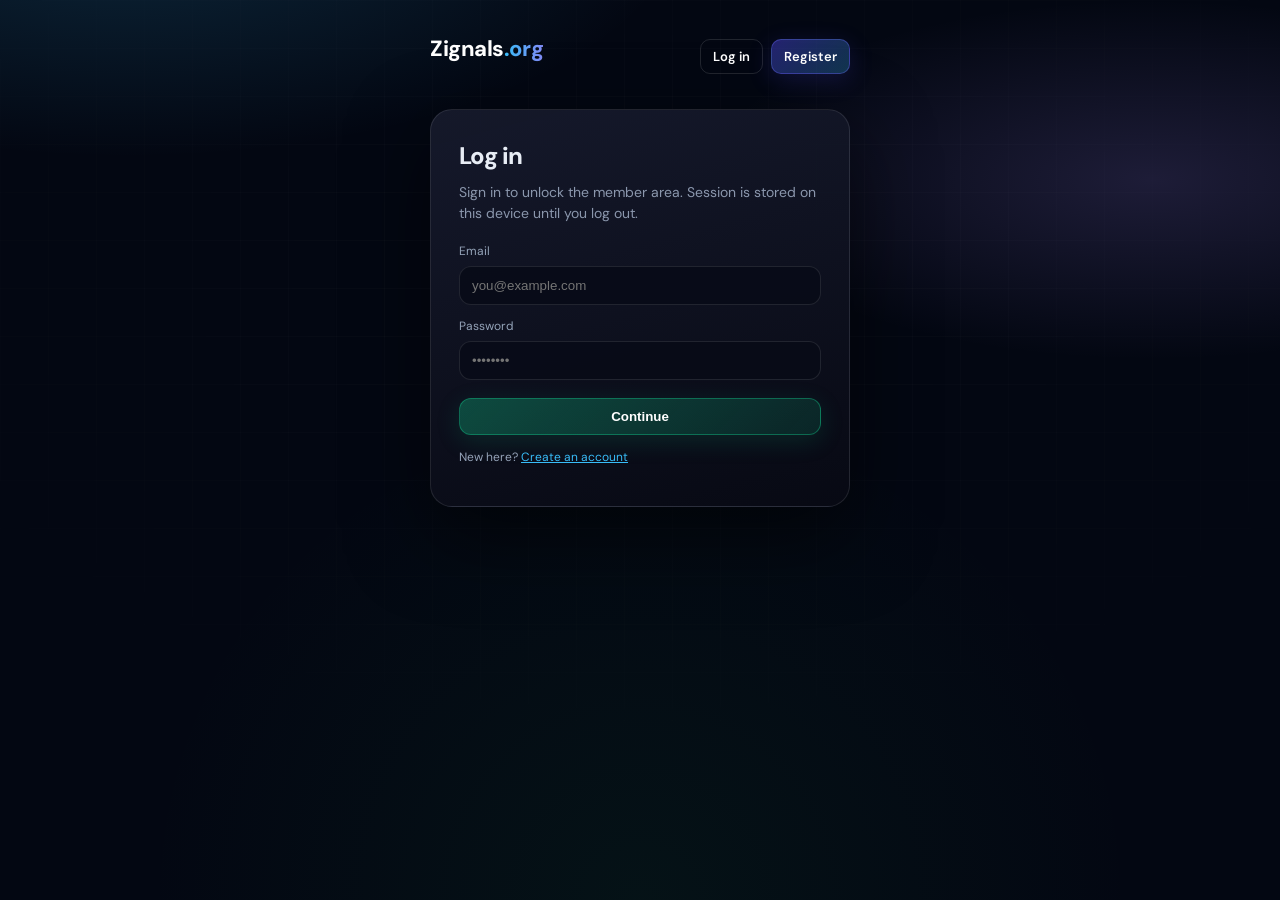
<file: login.html>
<!doctype html>
<html lang="en">
  <head>
    <meta charset="utf-8" />
    <meta name="viewport" content="width=device-width,initial-scale=1" />
    <title>Zignals — Log in</title>
    <link rel="stylesheet" href="./assets/styles.css" />
    <link href="https://fonts.googleapis.com/css2?family=DM+Sans:wght@400;600;700;800&display=swap" rel="stylesheet" />
  </head>
  <body class="auth-page">
    <div class="auth-top">
      <a class="brand" href="./index.html">Zignals<span>.org</span></a>
      <div data-auth-slot></div>
    </div>
    <div class="auth-panel interactive-card" data-tilt>
      <h1 class="h1" style="font-size: 24px">Log in</h1>
      <p class="sub" style="margin-bottom: 18px">Sign in to unlock the member area. Session is stored on this device until you log out.</p>
      <form id="login-form">
        <label>Email</label>
        <input name="email" type="email" autocomplete="username" required placeholder="you@example.com" />
        <label style="margin-top: 12px">Password</label>
        <input name="password" type="password" autocomplete="current-password" required placeholder="••••••••" />
        <div class="row" style="margin-top: 18px">
          <button type="submit" class="btn ok" style="flex: 1">Continue</button>
        </div>
        <p class="note" style="margin-top: 14px">New here? <a href="./register.html" style="color: var(--accent)">Create an account</a></p>
      </form>
    </div>
    <script src="./assets/app.js"></script>
    <script>
      DemoApp.initLoginPage();
    </script>
  </body>
</html>
</file>
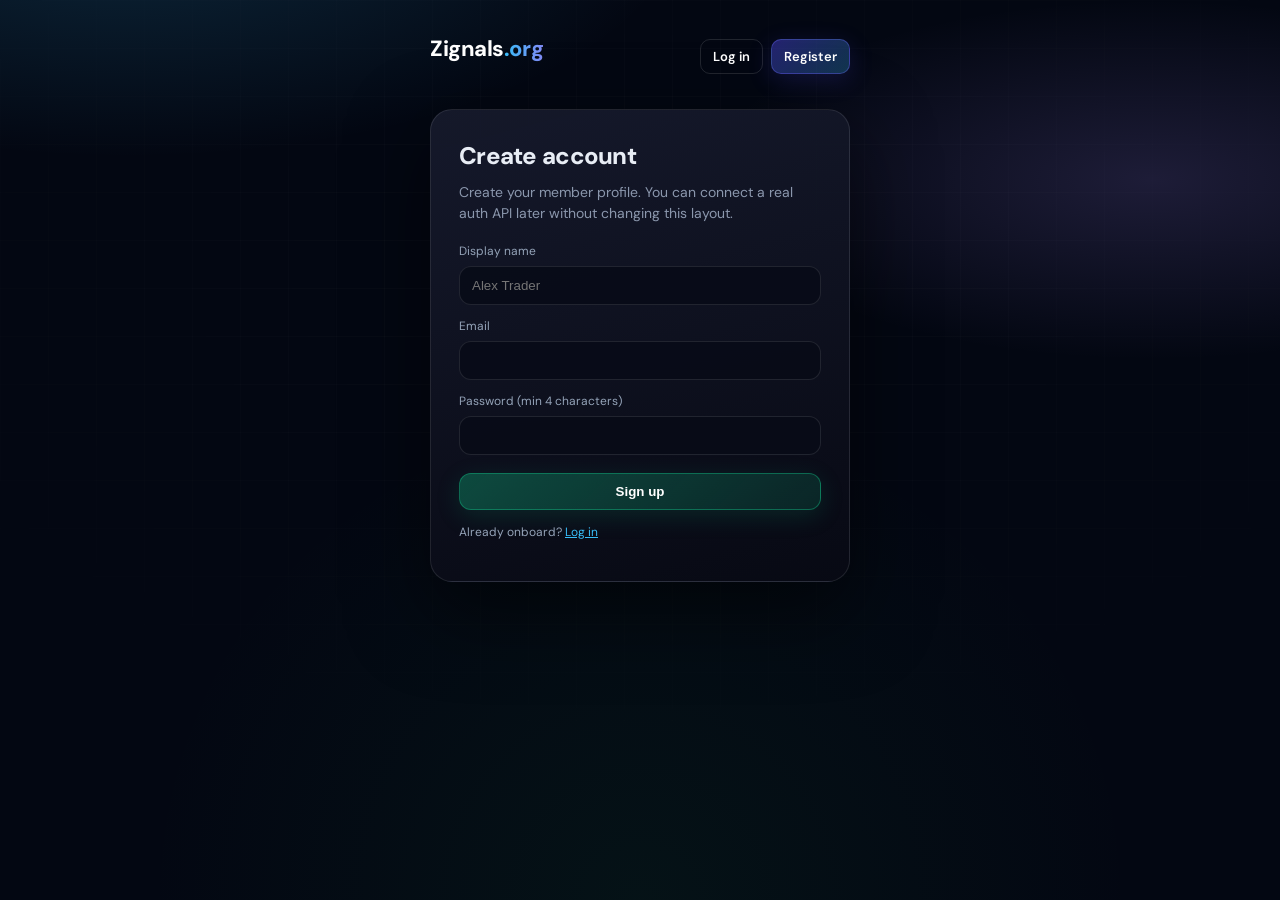
<file: register.html>
<!doctype html>
<html lang="en">
  <head>
    <meta charset="utf-8" />
    <meta name="viewport" content="width=device-width,initial-scale=1" />
    <title>Zignals — Register</title>
    <link rel="stylesheet" href="./assets/styles.css" />
    <link href="https://fonts.googleapis.com/css2?family=DM+Sans:wght@400;600;700;800&display=swap" rel="stylesheet" />
  </head>
  <body class="auth-page">
    <div class="auth-top">
      <a class="brand" href="./index.html">Zignals<span>.org</span></a>
      <div data-auth-slot></div>
    </div>
    <div class="auth-panel interactive-card" data-tilt>
      <h1 class="h1" style="font-size: 24px">Create account</h1>
      <p id="ref-banner" class="note" style="display: none; margin-bottom: 12px"></p>
      <p class="sub" style="margin-bottom: 18px">Create your member profile. You can connect a real auth API later without changing this layout.</p>
      <form id="register-form">
        <label>Display name</label>
        <input name="name" type="text" placeholder="Alex Trader" />
        <label style="margin-top: 12px">Email</label>
        <input name="email" type="email" required autocomplete="username" />
        <label style="margin-top: 12px">Password (min 4 characters)</label>
        <input name="password" type="password" required minlength="4" autocomplete="new-password" />
        <div class="row" style="margin-top: 18px">
          <button type="submit" class="btn ok" style="flex: 1">Sign up</button>
        </div>
        <p class="note" style="margin-top: 14px">Already onboard? <a href="./login.html" style="color: var(--accent)">Log in</a></p>
      </form>
    </div>
    <script src="./assets/app.js"></script>
    <script>
      DemoApp.initRegisterPage();
    </script>
  </body>
</html>
</file>
<file: assets/styles.css>
:root {
  --bg: #030712;
  --panel: rgba(12, 15, 26, 0.78);
  --text: #e8edf5;
  --muted: #8b97ad;
  --line: rgba(99, 102, 241, 0.22);
  --accent: #38bdf8;
  --accent2: #a78bfa;
  --ok: #34d399;
  --warn: #fbbf24;
  --danger: #fb7185;
  --ease-smooth: cubic-bezier(0.4, 0, 0.2, 1);
}
* {
  box-sizing: border-box;
}
html {
  scroll-behavior: smooth;
}
body {
  margin: 0;
  background-color: var(--bg);
  color: var(--text);
  font: 14px/1.5 "DM Sans", Inter, Segoe UI, Arial, sans-serif;
  position: relative;
  min-height: 100vh;
}
body::before {
  content: "";
  position: fixed;
  inset: 0;
  z-index: -2;
  background:
    radial-gradient(ellipse 80% 50% at 10% -10%, rgba(56, 189, 248, 0.18), transparent 55%),
    radial-gradient(ellipse 70% 40% at 90% 20%, rgba(167, 139, 250, 0.16), transparent 50%),
    radial-gradient(circle at 50% 100%, rgba(34, 197, 94, 0.06), transparent 45%), var(--bg);
  animation: orbDrift 18s ease-in-out infinite alternate;
}
body::after {
  content: "";
  position: fixed;
  inset: 0;
  z-index: -1;
  background-image:
    linear-gradient(rgba(255, 255, 255, 0.035) 1px, transparent 1px),
    linear-gradient(90deg, rgba(255, 255, 255, 0.03) 1px, transparent 1px);
  background-size: 48px 48px;
  mask-image: radial-gradient(ellipse 70% 60% at 50% 30%, black, transparent);
  opacity: 0.7;
  pointer-events: none;
}
@keyframes orbDrift {
  0% {
    filter: hue-rotate(0deg);
  }
  100% {
    filter: hue-rotate(12deg);
  }
}

.layout {
  display: flex;
  min-height: 100vh;
}
.sidebar {
  width: 270px;
  flex-shrink: 0;
  border-right: 1px solid var(--line);
  background: rgba(6, 8, 18, 0.88);
  backdrop-filter: blur(16px);
  padding: 18px 14px;
  align-self: flex-start;
  position: sticky;
  top: 0;
  max-height: 100vh;
  overflow-x: hidden;
  overflow-y: auto;
  overscroll-behavior: contain;
  box-shadow: 8px 0 40px rgba(0, 0, 0, 0.25);
}
.brand {
  margin-bottom: 16px;
  font-size: 22px;
  font-weight: 800;
  color: #fff;
  text-decoration: none;
  display: block;
  letter-spacing: -0.02em;
  transition: transform 0.25s var(--ease-smooth), color 0.2s;
}
.brand:hover {
  transform: translateX(2px);
  color: #fff;
}
.brand span {
  background: linear-gradient(90deg, #38bdf8, #818cf8);
  -webkit-background-clip: text;
  background-clip: text;
  color: transparent;
}
.group-title {
  width: 100%;
  border: 0;
  background: transparent;
  color: #cbd5e1;
  text-align: left;
  padding: 10px 12px 10px 10px;
  border-radius: 12px;
  cursor: pointer;
  font-weight: 600;
  transition: background 0.22s var(--ease-smooth), transform 0.15s;
  display: flex;
  align-items: center;
  gap: 8px;
}
.group-title-text {
  flex: 1;
  min-width: 0;
  text-align: left;
}
.group-title::after {
  content: "▸";
  flex-shrink: 0;
  font-size: 12px;
  line-height: 1;
  color: var(--accent);
  transition: transform 0.3s var(--ease-smooth);
}
.group-title.group-title-expanded::after {
  transform: rotate(90deg);
}
.group-title:hover {
  background: rgba(255, 255, 255, 0.06);
}
.group-title:active {
  transform: scale(0.99);
}
/* Max-height transition for accordion submenus (managed trade vs wallet — one open at a time in JS). */
.submenu {
  margin: 4px 0 8px 14px;
  display: block;
  max-height: 0;
  overflow: hidden;
  transition: max-height 0.4s var(--ease-smooth);
}
.submenu.open {
  max-height: 220px;
}
.submenu-inner {
  display: grid;
  gap: 6px;
  padding-bottom: 6px;
}
.nav-link {
  display: block;
  padding: 9px 10px;
  border-radius: 12px;
  color: #cbd5e1;
  text-decoration: none;
  transition:
    background 0.22s var(--ease-smooth),
    color 0.2s,
    transform 0.18s,
    box-shadow 0.25s;
}
.nav-link:hover {
  background: rgba(255, 255, 255, 0.07);
  color: #fff;
  transform: translateX(3px);
}
.nav-link:active {
  transform: scale(0.98);
}
.nav-link.active {
  background: linear-gradient(120deg, rgba(56, 189, 248, 0.18), rgba(129, 140, 248, 0.2));
  color: #fff;
  border: 1px solid rgba(129, 140, 248, 0.45);
  box-shadow: 0 8px 28px rgba(56, 189, 248, 0.12);
}
.nav-link.subtle {
  font-size: 13px;
  color: var(--muted);
}
.nav-admin {
  font-size: 12px !important;
  margin-top: 4px;
  opacity: 0.85;
  border-style: dashed;
}
.sidebar-auth {
  display: flex;
  flex-direction: column;
  gap: 2px;
}
.divider {
  height: 1px;
  background: linear-gradient(to right, transparent, rgba(56, 189, 248, 0.5), transparent);
  margin: 10px 0;
}

.main {
  flex: 1;
  display: flex;
  flex-direction: column;
  min-width: 0;
}
.topbar {
  min-height: 56px;
  border-bottom: 1px solid var(--line);
  display: flex;
  align-items: center;
  justify-content: flex-end;
  gap: 10px;
  flex-wrap: wrap;
  padding: 10px 20px;
  background: rgba(4, 6, 14, 0.72);
  backdrop-filter: blur(14px);
}
.topbar-user {
  font-size: 13px;
  color: var(--muted);
  margin-right: auto;
}
.dashboard-logout-row {
  display: none;
  align-items: center;
  gap: 8px;
  margin-right: 4px;
}
.topbar-fill {
  flex: 1;
  min-width: 12px;
}
[data-auth-slot] {
  display: flex;
  align-items: center;
  gap: 8px;
  flex-wrap: wrap;
}
.icon-btn {
  width: 38px;
  height: 38px;
  border-radius: 12px;
  border: 1px solid var(--line);
  background: rgba(15, 23, 42, 0.55);
  color: #dbeafe;
  cursor: pointer;
  display: grid;
  place-items: center;
  text-decoration: none;
  transition:
    border-color 0.2s,
    background 0.2s,
    transform 0.15s,
    box-shadow 0.25s;
}
.icon-btn:hover {
  border-color: rgba(56, 189, 248, 0.45);
  background: rgba(30, 41, 59, 0.85);
  box-shadow: 0 0 20px rgba(56, 189, 248, 0.15);
}
.content {
  padding: 26px;
  max-width: 1100px;
  width: 100%;
  margin: 0 auto;
  animation: pageIn 0.5s var(--ease-smooth);
}
.content-wide {
  max-width: 1400px;
}
@keyframes pageIn {
  from {
    opacity: 0;
    transform: translateY(12px);
  }
  to {
    opacity: 1;
    transform: translateY(0);
  }
}
.h1 {
  font-size: 30px;
  margin: 0 0 8px;
  font-weight: 800;
  letter-spacing: -0.03em;
}
.sub {
  color: var(--muted);
  margin: 0 0 18px;
  max-width: 62ch;
}

.card,
.interactive-card {
  background: linear-gradient(160deg, rgba(18, 22, 36, 0.95), rgba(8, 10, 18, 0.88));
  border: 1px solid rgba(255, 255, 255, 0.08);
  border-radius: 18px;
  padding: 18px;
  margin-bottom: 16px;
  transition:
    box-shadow 0.4s var(--ease-smooth),
    border-color 0.35s,
    transform 0.18s var(--ease-smooth);
  will-change: transform;
}
.card:hover,
.interactive-card:hover {
  border-color: rgba(56, 189, 248, 0.25);
  box-shadow: 0 16px 48px rgba(0, 0, 0, 0.35), 0 0 0 1px rgba(129, 140, 248, 0.08);
}
.card.interactive,
.interactive-card[data-tilt],
[data-tilt] {
  transform-style: preserve-3d;
}
.card.card-flash,
.alloc-card.card-flash {
  animation: cardPulse 0.9s var(--ease-smooth);
}
@keyframes cardPulse {
  0%,
  100% {
    box-shadow: 0 0 0 0 rgba(56, 189, 248, 0);
  }
  40% {
    box-shadow: 0 0 0 4px rgba(56, 189, 248, 0.28);
  }
}

.stat-chip {
  text-align: left;
}
.price-24h {
  font-size: 13px;
  font-weight: 600;
  margin-top: 6px;
}
.price-24h.up {
  color: var(--ok);
}
.price-24h.down {
  color: var(--danger);
}

.grid {
  display: grid;
  gap: 14px;
}
.grid-3 {
  grid-template-columns: repeat(3, minmax(0, 1fr));
}
.grid-2 {
  grid-template-columns: repeat(2, minmax(0, 1fr));
}
.grid-4 {
  grid-template-columns: repeat(4, minmax(0, 1fr));
}
.value {
  font-size: 20px;
  font-weight: 700;
  margin-top: 6px;
}
.muted {
  color: var(--muted);
}
.badge-live {
  font-size: 11px;
  font-weight: 700;
  letter-spacing: 0.05em;
  text-transform: uppercase;
  padding: 5px 12px;
  border-radius: 999px;
}
.badge-live.live {
  background: rgba(52, 211, 153, 0.15);
  color: #6ee7b7;
  border: 1px solid rgba(52, 211, 153, 0.35);
}
.badge-live.standard {
  background: rgba(148, 163, 184, 0.12);
  color: #cbd5e1;
  border: 1px solid rgba(148, 163, 184, 0.35);
}

.mobile-nav-toggle {
  display: none;
  align-items: center;
  justify-content: center;
  width: 42px;
  height: 42px;
  margin-right: 6px;
  border-radius: 12px;
  border: 1px solid var(--line);
  background: rgba(15, 23, 42, 0.55);
  color: #dbeafe;
  font-size: 20px;
  line-height: 1;
  cursor: pointer;
  flex-shrink: 0;
}

.nav-backdrop {
  display: none;
  position: fixed;
  inset: 0;
  background: rgba(3, 4, 8, 0.65);
  z-index: 150;
  backdrop-filter: blur(4px);
}
.nav-backdrop.show {
  display: block;
}

.table-scroll {
  width: 100%;
  overflow-x: auto;
  -webkit-overflow-scrolling: touch;
  margin-top: 6px;
}
.table-scroll .history {
  min-width: 520px;
}

.tradingview-widget-container.ticker-script-host {
  height: auto;
  min-height: 46px;
}
.tickertape-wrap .tradingview-widget-container__widget {
  min-height: 46px;
}

input,
select,
textarea {
  width: 100%;
  background: rgba(8, 12, 24, 0.9);
  border: 1px solid rgba(255, 255, 255, 0.1);
  color: #e8edf5;
  border-radius: 12px;
  padding: 11px 12px;
  margin-top: 6px;
  transition:
    border-color 0.2s,
    box-shadow 0.25s;
}
input:focus,
select:focus,
textarea:focus {
  outline: none;
  border-color: rgba(56, 189, 248, 0.55);
  box-shadow: 0 0 0 3px rgba(56, 189, 248, 0.12);
}
label {
  font-size: 12px;
  color: #94a3b8;
  display: block;
}
.row {
  display: flex;
  gap: 10px;
  flex-wrap: wrap;
  align-items: center;
}
.btn {
  border: 1px solid rgba(99, 102, 241, 0.4);
  background: linear-gradient(135deg, rgba(79, 70, 229, 0.45), rgba(56, 189, 248, 0.25));
  color: #fff;
  border-radius: 12px;
  padding: 10px 16px;
  cursor: pointer;
  text-decoration: none;
  display: inline-flex;
  align-items: center;
  justify-content: center;
  font-weight: 600;
  transition:
    transform 0.15s,
    box-shadow 0.25s,
    filter 0.2s;
  box-shadow: 0 6px 24px rgba(79, 70, 229, 0.2);
}
.btn:hover {
  filter: brightness(1.08);
  box-shadow: 0 10px 32px rgba(56, 189, 248, 0.18);
}
.btn:active {
  transform: scale(0.98);
}
.btn:disabled {
  opacity: 0.5;
  cursor: not-allowed;
}
.btn.secondary {
  background: rgba(255, 255, 255, 0.04);
  border-color: rgba(255, 255, 255, 0.12);
  color: #cbd5e1;
  box-shadow: none;
}
.btn.ok {
  background: linear-gradient(135deg, rgba(16, 185, 129, 0.35), rgba(16, 185, 129, 0.15));
  border-color: rgba(16, 185, 129, 0.45);
  box-shadow: 0 6px 24px rgba(16, 185, 129, 0.15);
}
.btn-sm {
  padding: 7px 12px;
  font-size: 13px;
  border-radius: 10px;
}
.btn-ghost {
  background: transparent;
  border-color: rgba(255, 255, 255, 0.12);
  box-shadow: none;
}

.history {
  width: 100%;
  border-collapse: collapse;
  margin-top: 10px;
}
.history th,
.history td {
  text-align: left;
  padding: 10px;
  border-bottom: 1px solid rgba(255, 255, 255, 0.06);
}
.note {
  font-size: 12px;
  color: #94a3b8;
  line-height: 1.45;
}
.error-text {
  color: var(--danger);
  font-size: 13px;
  margin-top: 6px;
}

.auth-page {
  min-height: 100vh;
  display: flex;
  flex-direction: column;
  align-items: center;
  justify-content: flex-start;
  padding: 32px 20px;
}
.auth-top {
  width: 100%;
  max-width: 420px;
  display: flex;
  align-items: center;
  justify-content: space-between;
  margin-bottom: 28px;
}
.auth-panel {
  width: 100%;
  max-width: 420px;
  padding: 28px;
  border-radius: 22px;
  border: 1px solid rgba(255, 255, 255, 0.1);
  background: linear-gradient(165deg, rgba(22, 26, 44, 0.95), rgba(8, 10, 20, 0.92));
  box-shadow: 0 28px 80px rgba(0, 0, 0, 0.55);
  animation: pageIn 0.55s var(--ease-smooth);
}

.tradingview-frame-wrap {
  border-radius: 16px;
  overflow: hidden;
  border: 1px solid rgba(255, 255, 255, 0.1);
  background: rgba(0, 0, 0, 0.35);
  margin-bottom: 16px;
  min-height: 520px;
}
.tradingview-frame-wrap iframe {
  display: block;
  width: 100%;
  height: 500px;
  border: 0;
}
.tickertape-wrap {
  border-radius: 14px;
  overflow: hidden;
  margin-bottom: 18px;
  border: 1px solid rgba(255, 255, 255, 0.08);
}

.news-row {
  display: flex;
  flex-direction: column;
  gap: 4px;
  padding: 12px 14px;
  border-radius: 14px;
  border: 1px solid transparent;
  text-decoration: none;
  color: inherit;
  margin-bottom: 8px;
  background: rgba(255, 255, 255, 0.03);
  transition:
    border-color 0.25s,
    background 0.25s,
    transform 0.18s;
}
.news-row:hover {
  border-color: rgba(56, 189, 248, 0.25);
  background: rgba(56, 189, 248, 0.06);
  transform: translateX(4px);
}
.news-title {
  font-weight: 600;
  font-size: 14px;
}
.news-meta {
  font-size: 11px;
  color: var(--muted);
}

details.announce-card {
  border-radius: 16px;
  border: 1px solid rgba(255, 255, 255, 0.08);
  background: rgba(255, 255, 255, 0.03);
  margin-bottom: 10px;
  overflow: hidden;
  transition: box-shadow 0.3s;
}
details.announce-card[open] {
  box-shadow: 0 12px 36px rgba(0, 0, 0, 0.3);
}
details.announce-card summary {
  padding: 14px 16px;
  cursor: pointer;
  font-weight: 650;
  list-style: none;
}
details.announce-card summary::-webkit-details-marker {
  display: none;
}
details.announce-card summary::after {
  content: "+";
  float: right;
  color: var(--accent);
  font-weight: 800;
}
details.announce-card[open] summary::after {
  content: "−";
}
details.announce-card .announce-body {
  padding: 0 16px 16px;
  color: var(--muted);
  font-size: 13px;
  line-height: 1.5;
}

.lesson-item {
  border-radius: 16px;
  border: 1px solid rgba(255, 255, 255, 0.08);
  margin-bottom: 10px;
  overflow: hidden;
  transition: border-color 0.25s;
}
.lesson-item.open {
  border-color: rgba(129, 140, 248, 0.35);
}
.lesson-head {
  padding: 14px 16px;
  cursor: pointer;
  font-weight: 650;
  display: flex;
  justify-content: space-between;
  align-items: center;
  gap: 8px;
  background: rgba(255, 255, 255, 0.02);
  transition: background 0.2s;
}
.lesson-head:hover {
  background: rgba(255, 255, 255, 0.05);
}
.lesson-chevr {
  color: var(--accent);
  transition: transform 0.3s var(--ease-smooth);
}
.lesson-item.open .lesson-chevr {
  transform: rotate(90deg);
}
.lesson-body {
  display: grid;
  grid-template-rows: 0fr;
  transition: grid-template-rows 0.35s var(--ease-smooth);
}
.lesson-item.open .lesson-body {
  grid-template-rows: 1fr;
}
.lesson-body-inner {
  min-height: 0;
  overflow: hidden;
  padding: 0 16px 16px;
  color: var(--muted);
  font-size: 13px;
  line-height: 1.55;
}

.ref-hero .ref-code-display {
  font-family: ui-monospace, monospace;
  font-size: 20px;
  font-weight: 700;
  letter-spacing: 0.08em;
  color: var(--accent);
  padding: 12px;
  border-radius: 14px;
  background: rgba(0, 0, 0, 0.35);
  border: 1px dashed rgba(56, 189, 248, 0.35);
}

#toast-root {
  position: fixed;
  top: 72px;
  right: 16px;
  z-index: 9999;
  display: flex;
  flex-direction: column;
  gap: 8px;
  pointer-events: none;
}
.toast {
  min-width: 240px;
  max-width: min(92vw, 380px);
  padding: 12px 16px;
  border-radius: 14px;
  background: rgba(12, 15, 28, 0.98);
  border: 1px solid rgba(56, 189, 248, 0.4);
  box-shadow: 0 14px 48px rgba(0, 0, 0, 0.5);
  opacity: 0;
  transform: translateX(110%);
  transition:
    opacity 0.35s var(--ease-smooth),
    transform 0.35s var(--ease-smooth);
  pointer-events: auto;
}
.toast.show {
  opacity: 1;
  transform: translateX(0);
}
.toast.ok {
  border-color: rgba(52, 211, 153, 0.45);
}
.toast.err {
  border-color: rgba(251, 113, 133, 0.55);
}
.toast-title {
  font-weight: 700;
  font-size: 13px;
  margin-bottom: 4px;
}
.toast-msg {
  font-size: 12px;
  color: #cbd5e1;
  line-height: 1.35;
}

.allocations {
  display: flex;
  flex-direction: column;
  gap: 14px;
}
.alloc-card {
  border: 1px solid rgba(255, 255, 255, 0.1);
  border-radius: 18px;
  padding: 16px;
  background: rgba(0, 0, 0, 0.22);
  animation: allocIn 0.55s var(--ease-smooth) backwards;
  transition:
    border-color 0.3s,
    box-shadow 0.3s;
}
.alloc-card:hover {
  border-color: rgba(56, 189, 248, 0.2);
  box-shadow: 0 12px 40px rgba(0, 0, 0, 0.35);
}
.alloc-card:nth-child(1) {
  animation-delay: 0s;
}
.alloc-card:nth-child(2) {
  animation-delay: 0.07s;
}
.alloc-card:nth-child(3) {
  animation-delay: 0.14s;
}
@keyframes allocIn {
  from {
    opacity: 0;
    transform: translateY(14px);
  }
  to {
    opacity: 1;
    transform: translateY(0);
  }
}
.alloc-head {
  display: flex;
  flex-wrap: wrap;
  justify-content: space-between;
  gap: 8px;
  margin-bottom: 10px;
}
.alloc-principal {
  font-size: 18px;
  font-weight: 700;
}
.alloc-bar-wrap {
  height: 9px;
  border-radius: 999px;
  background: rgba(255, 255, 255, 0.08);
  overflow: hidden;
  margin-bottom: 10px;
}
.alloc-bar {
  height: 100%;
  border-radius: inherit;
  background: linear-gradient(90deg, #6366f1, #22d3ee);
  width: 0%;
  transition: width 0.65s var(--ease-smooth);
}
.tick-row {
  display: flex;
  flex-wrap: wrap;
  gap: 5px;
}
.tick {
  width: 23px;
  height: 23px;
  border-radius: 7px;
  background: rgba(255, 255, 255, 0.06);
  border: 1px solid rgba(255, 255, 255, 0.1);
  transition:
    background 0.25s,
    border-color 0.25s,
    box-shadow 0.25s,
    transform 0.2s;
}
.tick:hover {
  transform: scale(1.08);
}
.tick.done {
  background: rgba(56, 189, 248, 0.22);
  border-color: rgba(56, 189, 248, 0.5);
  box-shadow: 0 0 14px rgba(56, 189, 248, 0.18);
}

.api-hint {
  font-size: 11px;
  color: #64748b;
  margin-top: 8px;
}
.api-hint code {
  background: rgba(255, 255, 255, 0.06);
  padding: 2px 6px;
  border-radius: 4px;
}

.pill {
  display: inline-flex;
  align-items: center;
  padding: 4px 10px;
  border-radius: 999px;
  font-size: 11px;
  font-weight: 700;
}
.ok-pill {
  background: rgba(52, 211, 153, 0.15);
  color: #6ee7b7;
  border: 1px solid rgba(52, 211, 153, 0.35);
}

@media (max-width: 980px) {
  .layout {
    display: block;
  }
  .sidebar {
    width: 100%;
    border-right: 0;
    border-bottom: 1px solid var(--line);
    max-height: none;
    position: relative;
  }
  .grid-3,
  .grid-2,
  .grid-4 {
    grid-template-columns: 1fr;
  }
  #toast-root {
    left: 12px;
    right: 12px;
  }
  .toast {
    transform: translateY(-120%);
    max-width: none;
  }
  .toast.show {
    transform: translateY(0);
  }
  .tradingview-frame-wrap iframe {
    height: min(420px, 58vh);
  }
  .tradingview-frame-wrap {
    min-height: 360px;
  }
}

@media (pointer: coarse) {
  .icon-btn,
  .mobile-nav-toggle,
  .btn {
    min-height: 44px;
  }
  .mobile-nav-toggle {
    width: 44px;
    height: 44px;
  }
}
</file>
